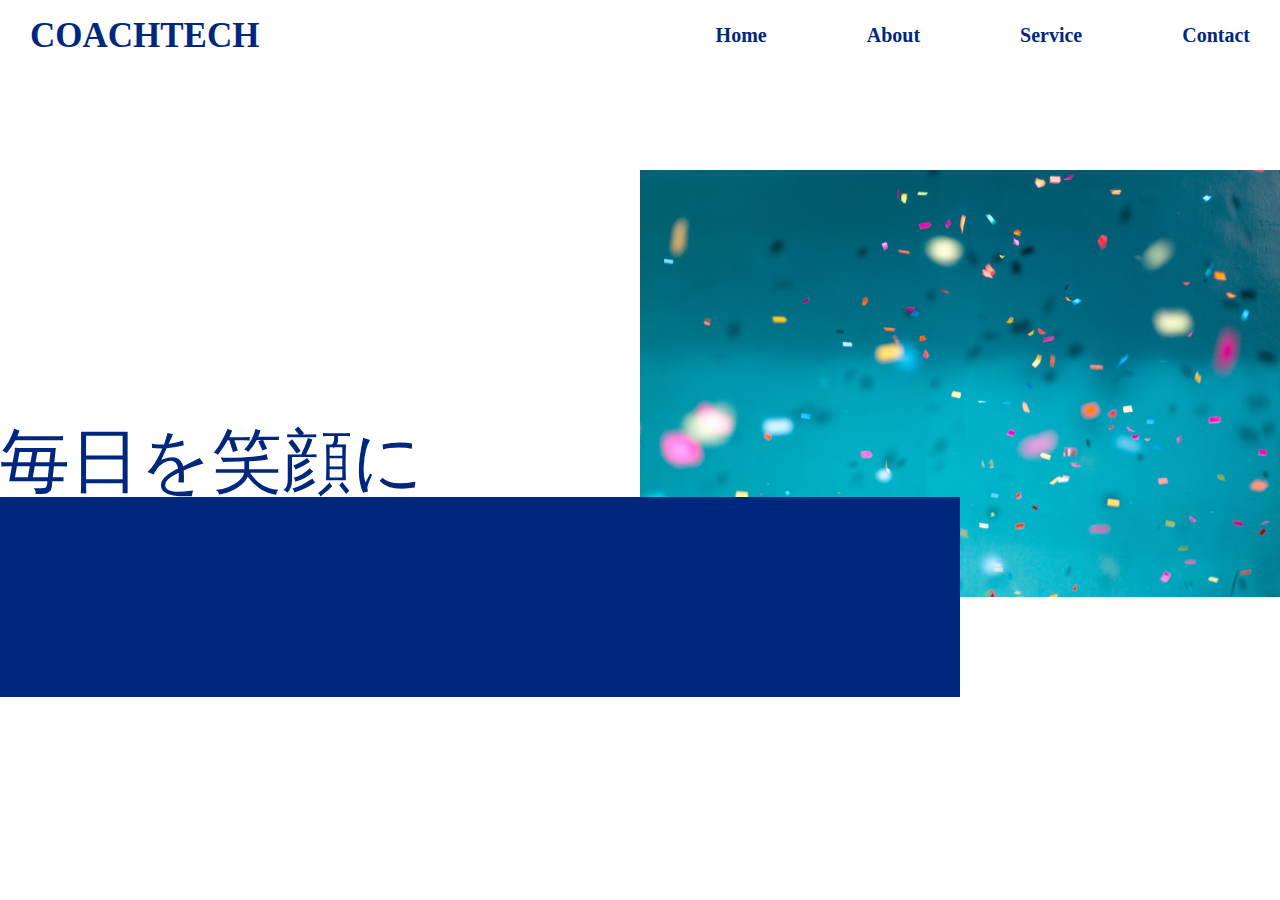
<file: CSS/CSS_answer/index.html>
<!DOCTYPE html>
<html lang="ja">

<head>
  <meta charset="UTF-8">
  <meta name="viewport" content="width=device-width, initial-scale=1.0">
  <title>株式会社estra</title>
  <link rel="stylesheet" href="css/style.css">
</head>

<body>
  <header class="header">
    <h1 class="header-ttl">
      <a class="header-ttl-link" href="#">COACHTECH</a>
    </h1>
    <nav class="header-nav">
      <ul class="header-nav-list">
        <li class="header-nav-item"><a class="header-nav-item-link" href="#">Home</a></li>
        <li class="header-nav-item"><a class="header-nav-item-link" href="#">About</a></li>
        <li class="header-nav-item"><a class="header-nav-item-link" href="#">Service</a></li>
        <li class="header-nav-item"><a class="header-nav-item-link" href="#">Contact</a></li>
      </ul>
    </nav>
    <div class="hamburger-menu">
      <!-- <span class="line-top"></span>
      <span class="line-middle"></span>
      <span class="line-bottom"></span> -->
    </div>
  </header>
  <main>
    <div class="eyecatch">
      <div class="eyecatch-img-container">
        <img class="eyecatch-img" src="img/firstview.jpeg" alt="eyecatch" />
      </div>
      <div class="bg-blue"></div>
      <p class="catch-copy">毎日を笑顔に</p>
    </div>
  </main>
</body>

</html>
</file>
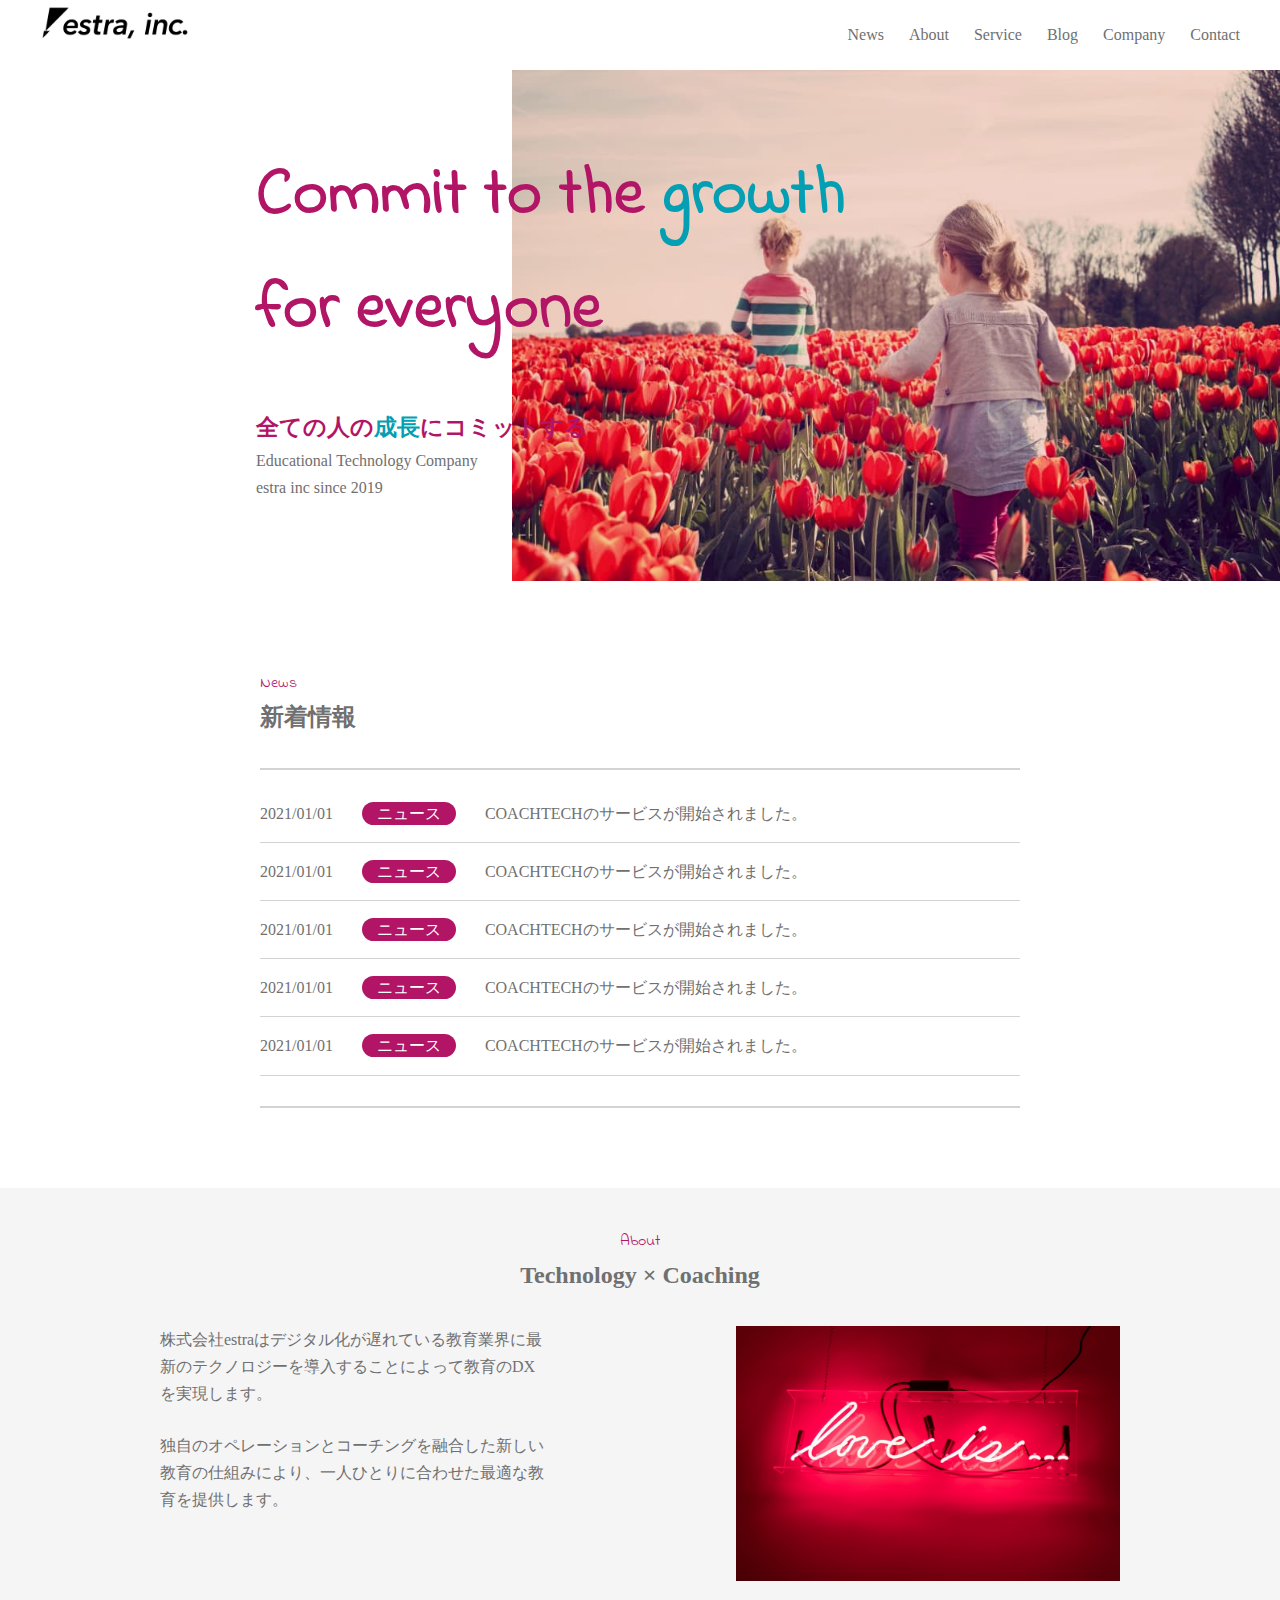
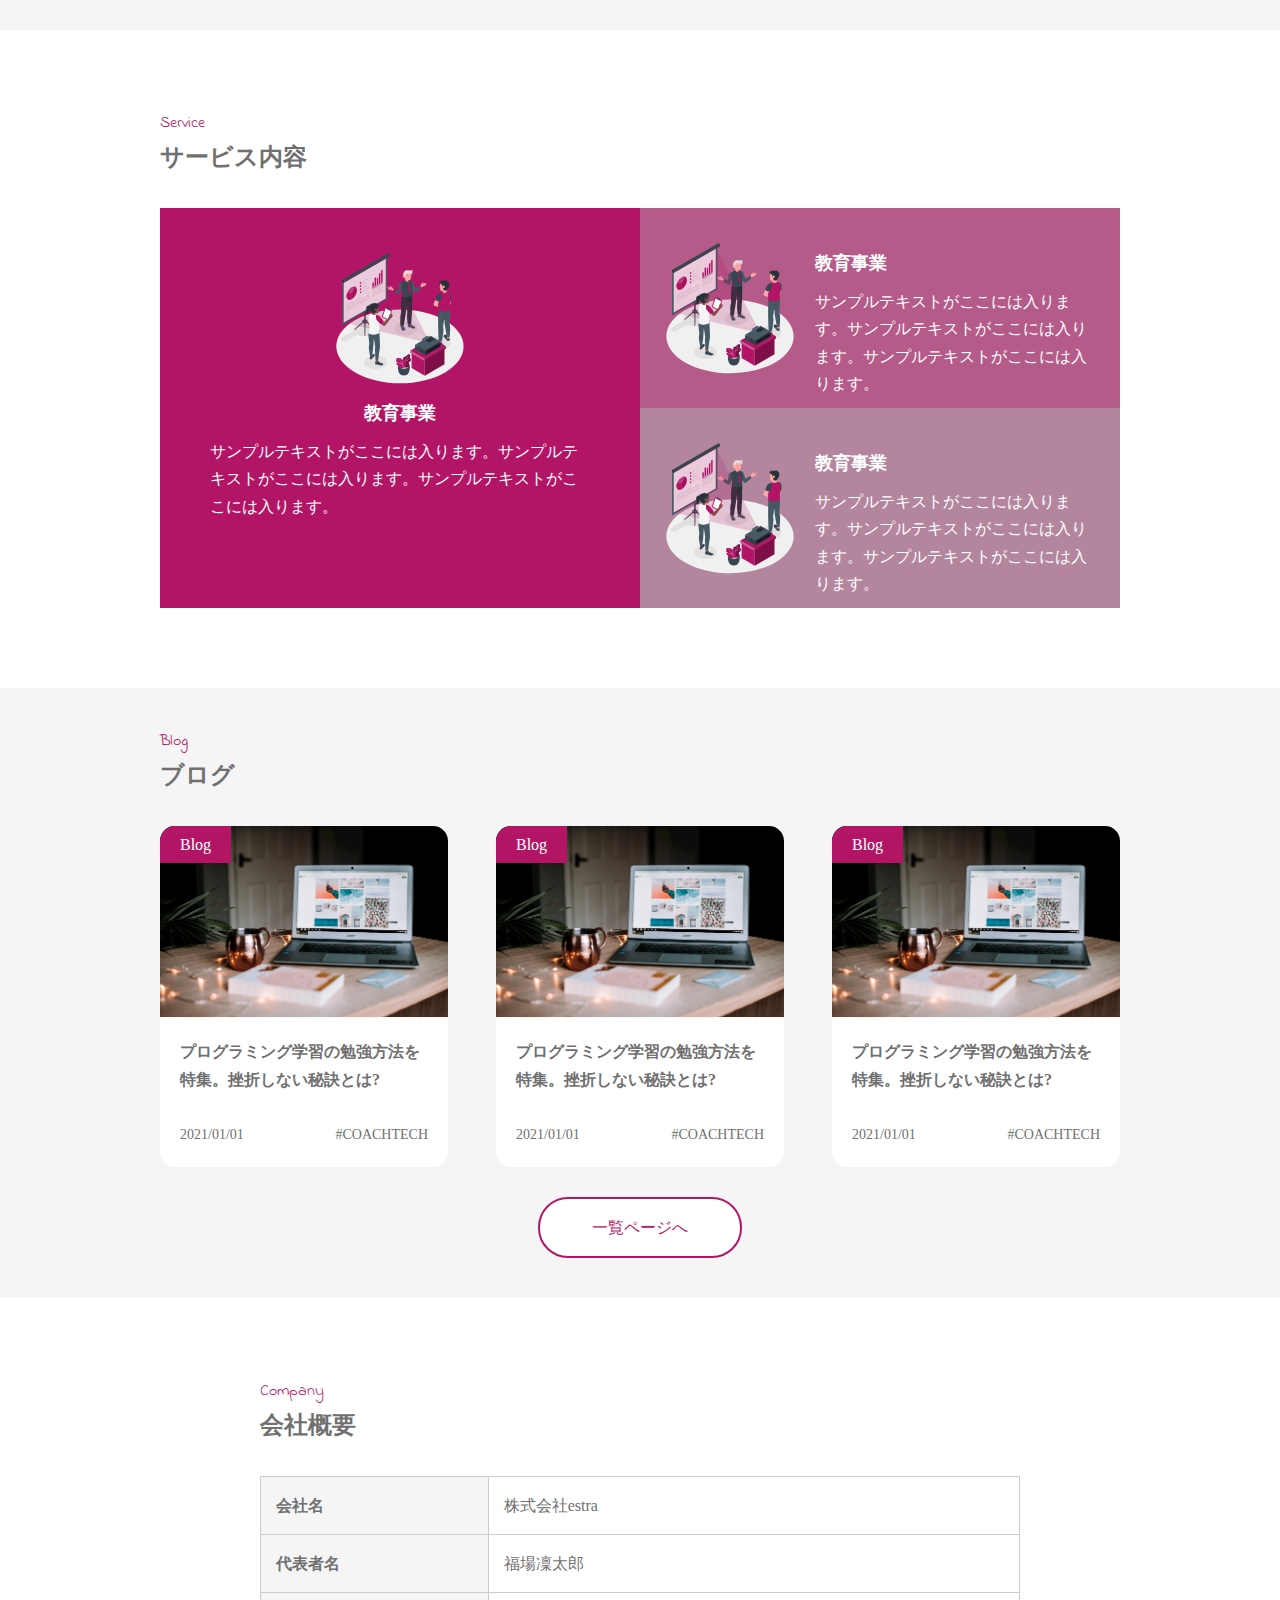
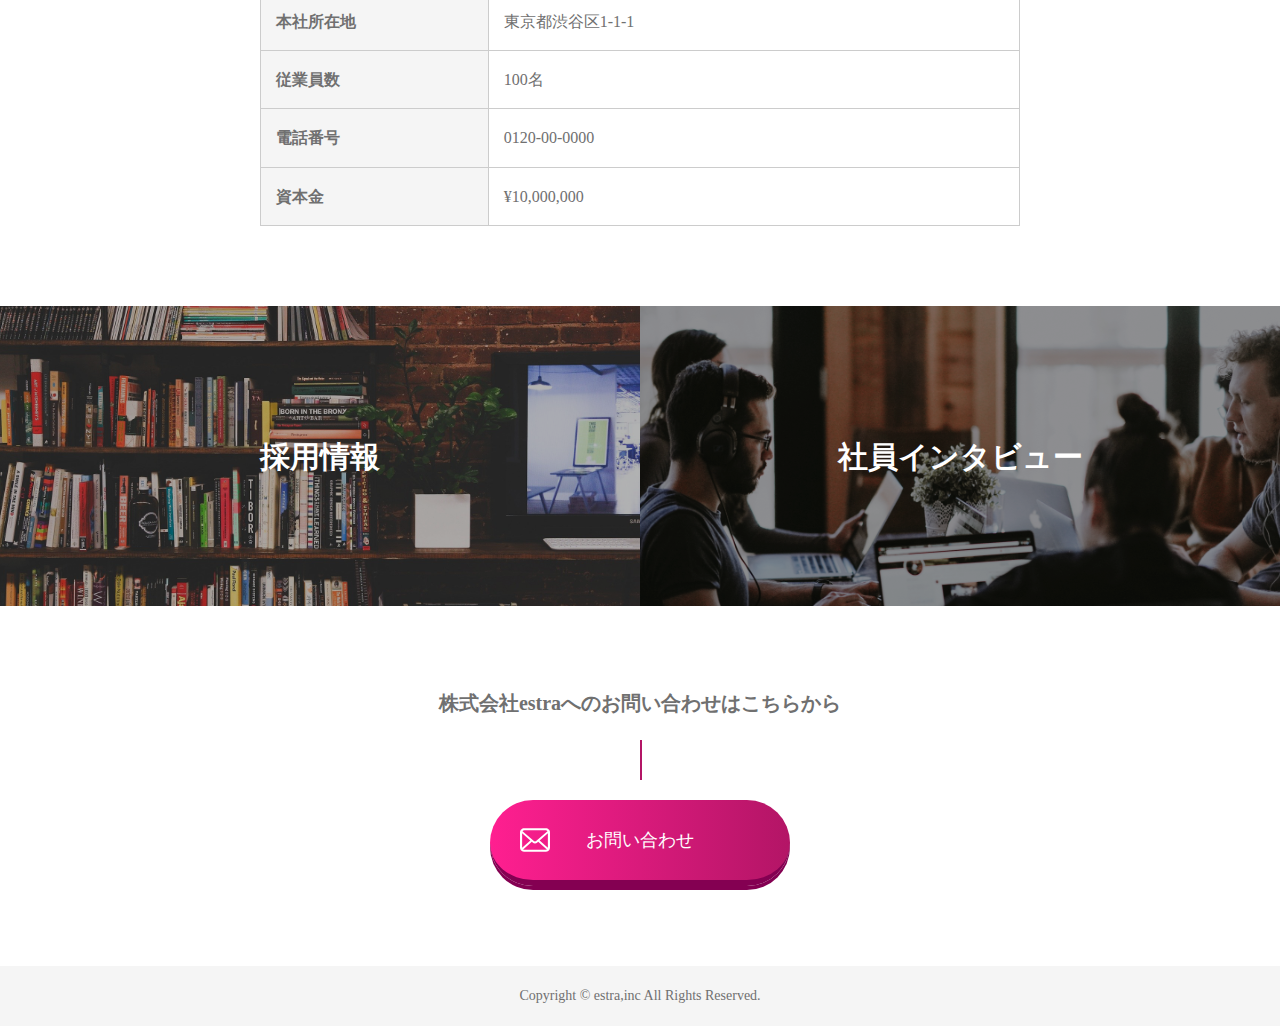
<file: LP/LP_answer/index.html>
<!DOCTYPE html>
<html lang="jp">
<head>
    <meta charset="UTF-8">
    <meta name="viewport" content="width=device-width, initial-scale=1.0">
    <link rel="stylesheet" href="css/reset.css">
    <link rel="stylesheet" href="css/style.css">
    <title>CSS演習問題</title>
    <link rel="preconnect" href="https://fonts.gstatic.com">
    <link href="https://fonts.googleapis.com/css2?family=Indie+Flower&display=swap" rel="stylesheet">
</head>
<body>
    <header class="header flex__item">
        <div class="header__logo">
            <img src="img/estra_logo.png" alt="">
        </div>
        <nav class="header__nav">
            <ul class="header__nav-list flex__item">
                <li>
                    <a href="" class="header__nav-list-link">News</a>
                </li>
                <li>
                    <a href="" class="header__nav-list-link">About</a>
                </li>
                <li>
                    <a href="" class="header__nav-list-link">Service</a>
                </li>
                <li>
                    <a href="" class="header__nav-list-link">Blog</a>
                </li>
                <li>
                    <a href="" class="header__nav-list-link">Company</a>
                </li>
                <li>
                    <a href="" class="header__nav-list-link">Contact</a>
                </li>
            </ul>
        </nav>
    </header>
    <main>
        <div class="firstview">
            <div class="firstview__eyecatch"><img src="img/firstview.jpg" alt=""></div>
            <div class="firstview__content">
                <h1 class="firstview__content-eyecatch">
                    Commit to the <span class="change__clr">growth</span><br>for everyone
                </h1>
                <p class="firstview__content-sub-copy">全ての人の<span class="change__clr">成長</span>にコミットする</p>
                <p class="firstview__content-txt">Educational Technology Company<br>estra inc since 2019</p>
            </div>
        </div>

        <div id="news" class="small-container">
            <p class="common__sub-ttl">News</p>
            <h2 class="common__ttl">新着情報</h2>
            <ul class="news__list">
                <li>
                    <a class="news__list-link" href="">
                        <span class="news__list-data">2021/01/01</span>
                        <span class="news__list-cat">ニュース</span>
                        <span class="news__list-detail">COACHTECHのサービスが開始されました。</span>
                    </a>
                </li>
                <li>
                    <a class="news__list-link" href="">
                        <span class="news__list-data">2021/01/01</span>
                        <span class="news__list-cat">ニュース</span>
                        <span class="news__list-detail">COACHTECHのサービスが開始されました。</span>
                    </a>
                </li>
                <li>
                    <a class="news__list-link" href="">
                        <span class="news__list-data">2021/01/01</span>
                        <span class="news__list-cat">ニュース</span>
                        <span class="news__list-detail">COACHTECHのサービスが開始されました。</span>
                    </a>
                </li>
                <li>
                    <a class="news__list-link" href="">
                        <span class="news__list-data">2021/01/01</span>
                        <span class="news__list-cat">ニュース</span>
                        <span class="news__list-detail">COACHTECHのサービスが開始されました。</span>
                    </a>
                </li>
                <li>
                    <a class="news__list-link" href="">
                        <span class="news__list-data">2021/01/01</span>
                        <span class="news__list-cat">ニュース</span>
                        <span class="news__list-detail">COACHTECHのサービスが開始されました。</span>
                    </a>
                </li>
            </ul>
        </div>

        <div id="about">
            <div class="container">
                <p class="common__sub-ttl">About</p>
                <h2 class="common__ttl">Technology × Coaching</h2>
                <div class="flex__item about__item">
                    <p class="about__item-txt"><span>株式会社estraはデジタル化が遅れている教育業界に最新のテクノロジーを導入することによって教育のDXを実現します。</span>独自のオペレーションとコーチングを融合した新しい教育の仕組みにより、一人ひとりに合わせた最適な教育を提供します。</p>
                    <div class="about__item-img"><img src="img/about.jpg" alt=""></div>
                </div>
            </div>
        </div>

        <div id="service" class="container">
            <p class="common__sub-ttl">Service</p>
            <h2 class="common__ttl">サービス内容</h2>
            <div class="service-wrap">
                <div class="service-wrap__item--first">
                    <img src="img/service__first.svg" alt="">
                    <h3 class="service-wrap__item-content-ttl">教育事業</h3>
                    <p>サンプルテキストがここには入ります。サンプルテキストがここには入ります。サンプルテキストがここには入ります。</p>
                </div>
                <div class="service-wrap__item service-wrap__item--second">
                    <img src="img/service__first.svg" alt="">
                    <div class="service-wrap__item-content">
                        <h3 class="service-wrap__item-content-ttl">教育事業</h3>
                        <p>サンプルテキストがここには入ります。サンプルテキストがここには入ります。サンプルテキストがここには入ります。</p>
                    </div>
                </div>
                <div class="service-wrap__item service-wrap__item--third">
                    <img src="img/service__first.svg" alt="">
                    <div class="service-wrap__item-content">
                        <h3 class="service-wrap__item-content-ttl">教育事業</h3>
                        <p>サンプルテキストがここには入ります。サンプルテキストがここには入ります。サンプルテキストがここには入ります。</p>
                    </div>
                </div>
            </div>
        </div>

        <div id="blog">
            <div class="container">
                <p class="common__sub-ttl">Blog</p>
                <h2 class="common__ttl">ブログ</h2>
                <div class="flex__item blog-wrap">
                    <a class="blog-wrap__item" href="">
                        <img src="img/blog__first.jpg" alt="" class="blog-wrap__item-eyecatch">
                        <span class="blog-wrap__item-cat">Blog</span>

                        <div class="blog-wrap__item-content">
                            <h3 class="blog-wrap__item-content-ttl">プログラミング学習の勉強方法を特集。挫折しない秘訣とは?</h3>
                            <ul class="flex__item">
                                <li class="blog-wrap__item-content-tag">2021/01/01</li>
                                <li class="blog-wrap__item-content-tag">#COACHTECH</li>
                            </ul>
                        </div>
                    </a>
                    <a class="blog-wrap__item" href="">
                        <img src="img/blog__first.jpg" alt="" class="blog-wrap__item-eyecatch">
                        <span class="blog-wrap__item-cat">Blog</span>
                    
                        <div class="blog-wrap__item-content">
                            <h3 class="blog-wrap__item-content-ttl">プログラミング学習の勉強方法を特集。挫折しない秘訣とは?</h3>
                            <ul class="flex__item">
                                <li class="blog-wrap__item-content-tag">2021/01/01</li>
                                <li class="blog-wrap__item-content-tag">#COACHTECH</li>
                            </ul>
                        </div>
                    </a>
                    <a class="blog-wrap__item" href="">
                        <img src="img/blog__first.jpg" alt="" class="blog-wrap__item-eyecatch">
                        <span class="blog-wrap__item-cat">Blog</span>
                    
                        <div class="blog-wrap__item-content">
                            <h3 class="blog-wrap__item-content-ttl">プログラミング学習の勉強方法を特集。挫折しない秘訣とは?</h3>
                            <ul class="flex__item">
                                <li class="blog-wrap__item-content-tag">2021/01/01</li>
                                <li class="blog-wrap__item-content-tag">#COACHTECH</li>
                            </ul>
                        </div>
                    </a>
                    
                </div>
                <a href="" class="blog__link">一覧ページへ</a>
            </div>
        </div>

        <div id="company" class="small-container">
            <p class="common__sub-ttl txt__ctr">Company</p>
            <h2 class="common__ttl txt__ctr">会社概要</h2>
            <table class="company-table">
                <tr>
                    <th class="company-table__th">会社名</th>
                    <td class="company-table__td">株式会社estra</td>
                </tr>
                <tr>
                    <th class="company-table__th">代表者名</th>
                    <td class="company-table__td">福場凜太郎</td>
                </tr>
                <tr>
                    <th class="company-table__th">本社所在地</th>
                    <td class="company-table__td">東京都渋谷区1-1-1</td>
                </tr>
                <tr>
                    <th class="company-table__th">従業員数</th>
                    <td class="company-table__td">100名</td>
                </tr>
                <tr>
                    <th class="company-table__th">電話番号</th>
                    <td class="company-table__td">0120-00-0000</td>
                </tr>
                <tr>
                    <th class="company-table__th">資本金</th>
                    <td class="company-table__td">¥10,000,000</td>
                </tr>
            </table>
        </div>

        <div id="recruit">
            <div class="flex__item">
                <a class="recruit__item recruit__item--first" href="">
                    <h2 class="recruit__item-ttl">採用情報</h2>
                </a>
                <a class="recruit__item recruit__item--second" href="">
                    <h2 class="recruit__item-ttl">社員インタビュー</h2>
                </a>
            </div>
        </div>

        <div id="contact">
            <h2 class="contact__ttl">株式会社estraへのお問い合わせはこちらから</h2>
            <a href="" class="contact__btn">お問い合わせ</a>
        </div>
    </main>
    <footer class="footer">
        <p>Copyright © estra,inc All Rights Reserved.</p>
    </footer>
</body>
</html>
</file>
<file: CSS/CSS_answer/css/style.css>
html, body, div, span, object, iframe,
h1, h2, h3, h4, h5, h6, p, blockquote, pre,
abbr, address, cite, code,
del, dfn, em, img, ins, kbd, q, samp,
small, strong, sub, sup, var,
b, i,
dl, dt, dd, ol, ul, li,
fieldset, form, label, legend,
table, caption, tbody, tfoot, thead, tr, th, td,
article, aside, canvas, details, figcaption, figure,
footer, header, hgroup, menu, nav, section, summary,
time, mark, audio, video {
  margin:0;
  padding:0;
  border:0;
  outline:0;
  font-size:100%;
  vertical-align:baseline;
  background:transparent;
}

body {
  line-height:1;
}

article,aside,details,figcaption,figure,
footer,header,hgroup,menu,nav,section {
  display:block;
}

nav ul {
  list-style:none;
}

blockquote, q {
  quotes:none;
}

blockquote:before, blockquote:after,
q:before, q:after {
  content:'';
  content:none;
}

a {
  margin:0;
  padding:0;
  font-size:100%;
  vertical-align:baseline;
  background:transparent;
}

/* change colours to suit your needs */
ins {
  background-color:#ff9;
  color:#000;
  text-decoration:none;
}

/* change colours to suit your needs */
mark {
  background-color:#ff9;
  color:#000;
  font-style:italic;
  font-weight:bold;
}

del {
  text-decoration: line-through;
}

abbr[title], dfn[title] {
  border-bottom:1px dotted;
  cursor:help;
}

table {
  border-collapse:collapse;
  border-spacing:0;
}

/* change border colour to suit your needs */
hr {
  display:block;
  height:1px;
  border:0;
  border-top:1px solid #cccccc;
  margin:1em 0;
  padding:0;
}

input, select {
  vertical-align:middle;
}

.header {
  display: flex;
  justify-content: space-between;
  align-items: center;
  height: 70px;
  padding: 0 30px;
}

.header-ttl {
  font-size: 35px;
}

.header-ttl-link {
  text-decoration: none;
  color: #00277e;
}

.header-nav-list {
  display: flex;
  justify-content: space-between;
  font-weight: bold;
}

.header-nav-item {
  list-style: none;
  font-size: 20px;
}

.header-nav-item:not(:last-of-type){
  margin-right: 100px;
}

.header-nav-item-link {
  text-decoration: none;
  color: #00277e;
}

.eyecatch {
  position: relative;
}

.eyecatch-img-container {
  width: 50%;
  margin: 100px 0 0 auto;
}

.eyecatch-img {
  width: 100%;
  height: 100%;
  display: block;
}

.bg-blue {
  background: #00277e;
  width: 75%;
  height: 200px;
  position: absolute;
  bottom: -100px;
}

.catch-copy {
  position: absolute;
  bottom: 100px;
  font-size: 70px;
  color: #00277e;
}

.hamburger-menu {
  display: none;
}

@media screen and (max-width: 768px) {
  .header-nav {
    display: none;
  }

  .hamburger-menu {
    position: absolute;
    top: 0;
    right: 0;
    display: block;
    width: 35px;
    height: 35px;
  }

  .line-top,
  .line-middle,
  .line-bottom {
    display: block;
    width: 35px;
    height: 3px;
    background-color: #00277e;
    position: absolute;
    right: 30px;
    top: 35px;
  }

  .line-top {
    transform: translateY(-10px);
  }

  .line-bottom {
    transform: translateY(10px);
  }

  .eyecatch {
    height: calc(100vh - 70px);
  }

  .eyecatch-img-container {
    margin: 0 0 0 10%;
    width: 90%;
  }

  .bg-blue {
    width: 90%;
    bottom: 0;
  }

  .catch-copy {
    bottom: 50%;
    font-size: 55px;
    width: 100%;
    text-align: center;
  }
}
</file>
<file: LP/LP_answer/css/style.css>
img {
  width: 100%;
  height: auto;
}

a {
  color: #707070;
  text-decoration: none;
}

li {
  list-style: none;
}

body {
  color: #707070;
  line-height: 1.7;
}

.flex__item {
  display: flex;
  justify-content: space-between;
}

.container {
  max-width: 960px;
  margin: 0 auto;
}

.small-container {
  max-width: 760px;
  margin: 80px auto 0;
}

.common__ttl {
  font-size: 24px;
  font-weight: bold;
  position: relative;
}

.common__sub-ttl {
  font-size: 16px;
  font-family: "Indie Flower", cursive;
  color: #b31566;
}

/*--------------------- header--------------------- */

.header {
  height: 70px;
  line-height: 70px;
}

.header__logo {
  width: 150px;
  margin-left: 40px;
}

.header__nav {
  margin-right: 40px;
}

.header__nav-list li {
  margin-right: 25px;
}

.header__nav-list li:last-child {
  margin-right: 0;
}

.header__nav-list-link {
  height: 70px;
  display: inline-block;
}

/*--------------------- firstview--------------------- */

.firstview {
  position: relative;
}

.firstview__eyecatch {
  margin-left: 40%;
}

.firstview__content {
  position: absolute;
  top: 70px;
  left: 20%;
}

.firstview__content-eyecatch {
  font-family: "Indie Flower", cursive;
  color: #b31566;
  font-size: 67px;
}

.change__clr {
  color: #049fb3;
}

.firstview__content-sub-copy {
  font-size: 23px;
  color: #b31566;
  margin-top: 40px;
  font-weight: bold;
}

.listfirstview__content-txt {
  margin-top: 40px;
}

/*--------------------- news--------------------- */

.news__list {
  margin-top: 30px;
  padding: 15px 0 30px;
  border-top: 2px solid #d3d3d3;
  border-bottom: 2px solid #d3d3d3;
}

.news__list-link {
  padding: 15px 0;
  border-bottom: 1px solid #d3d3d3;
  display: block;
  transition: 0.4s;
}

.news__list-link:hover {
  border-bottom: 1px solid #b31566;
  transition: 0.4s;
}

.news__list-cat {
  color: #fff;
  background: #b31566;
  padding: 3px 15px;
  border-radius: 15px;
  margin: 0 25px;
}

/*---------------------about--------------------- */

#about {
  background: #f5f5f5;
  padding: 40px 0;
  margin-top: 80px;
}

#about .common__sub-ttl,
#about .common__ttl {
  text-align: center;
}

.about__item {
  margin-top: 30px;
}

.about__item-txt {
  width: 40%;
}

.about__item-img {
  width: 40%;
}

.about__item-txt span {
  margin-bottom: 25px;
  display: block;
}

/*--------------------- service--------------------- */

#service {
  margin-top: 80px;
}

.service-wrap {
  display: grid;
  grid-template-rows: 200px 200px;
  grid-template-columns: 1fr 1fr;
  color: #fff;
  margin-top: 30px;
}

.service-wrap__item-content {
  margin-left: 15px;
}

.service-wrap__item img,
.service-wrap__item--first img {
  width: 140px;
  display: inline-block;
}

.service-wrap__item--first {
  grid-column: 1/2;
  grid-row: 1/3;
  background: #b31566;
  padding: 40px 50px;
}

.service-wrap__item--first img {
  margin: 0 auto;
  display: block;
}

.service-wrap__item--first .service-wrap__item-content-ttl {
  text-align: center;
}

.service-wrap__item--second {
  grid-column: 2/3;
  grid-row: 1/2;
  background: #b45b89;
  padding: 30px 20px;
}

.service-wrap__item--third {
  grid-column: 2/3;
  grid-row: 2/3;
  background: #b4869d;
  padding: 30px 20px;
}

.grid-item__first-ttl {
  text-align: center;
  margin: 20px 0;
  font-size: 18px;
}

.service-wrap__item-content-ttl {
  margin: 10px 0;
  font-size: 18px;
}
.service-wrap__item {
  display: flex;
}

/*---------------------blog--------------------- */
#blog {
  margin-top: 80px;
  background: #f5f5f5;
  padding: 40px 0;
}
.blog-wrap {
  margin-top: 30px;
}

.blog-wrap__item {
  width: 30%;
  position: relative;
  display: block;
}

.blog-wrap__item-content {
  background: #fff;
  border-radius: 0 0 15px 15px;
  padding: 20px;
  margin-top: -7px;
}

.blog-wrap__item-eyecatch {
  border-radius: 15px 15px 0 0;
}

.blog-wrap__item-cat {
  position: absolute;
  top: 0;
  left: 0;
  background: #b31566;
  color: #fff;
  border-radius: 15px 0 0 0;
  padding: 5px 20px;
}

.blog-wrap__item-content-tag {
  font-size: 14px;
  margin-top: 30px;
}

.blog__link {
  display: block;
  margin: 30px auto 0;
  width: 200px;
  text-align: center;
  padding: 15px 0;
  background: #fff;
  border: 2px solid #b31566;
  border-radius: 30px;
  color: #b31566;
  transition: 0.4s;
}

.blog__link:hover {
  background-color: #b31566;
  color: #fff;
  transition: 0.4s;
}

/*---------------------company--------------------- */

.company-table {
  width: 100%;
  text-align: left;
  margin-top: 30px;
}

.company-table__th {
  padding: 15px 0 15px 15px;
  width: 30%;
  text-align: left;
  background: #f5f5f5;
  border: 1px solid #ccc;
}

.company-table__td {
  padding: 15px 0 15px 15px;
  width: 70%;
  border: 1px solid #ccc;
}

/*---------------------recruit--------------------- */

#recruit {
  margin-top: 80px;
}

.recruit__item {
  height: 300px;
  position: relative;
  width: 50%;
  display: block;
  transition: 0.4s;
}

.recruit__item:hover {
  filter: grayscale(1);
  transition: 0.4s;
}

.recruit__item--first {
  background: url(../img/recruit.png) no-repeat;
  background-size: cover;
}

.recruit__item--second {
  background: url(../img/interview.png) no-repeat;
  background-size: cover;
}

.recruit__item-ttl {
  position: absolute;
  top: 50%;
  left: 50%;
  transform: translate(-50%, -50%);
  color: #fff;
  font-size: 30px;
}

/*---------------------contact--------------------- */

#contact {
  margin-top: 80px;
}

.contact__ttl {
  text-align: center;
  position: relative;
  padding-bottom: 80px;
  font-size: 20px;
}

.contact__ttl::before {
  position: absolute;
  bottom: 20px;
  left: 50%;
  height: 40px;
  width: 2px;
  content: "";
  background: #b31566;
}

.contact__btn {
  width: 300px;
  display: block;
  padding: 25px 0 25px;
  margin: 0 auto;
  background: linear-gradient(90deg, #ff1f90, #b31566);
  border-radius: 50px;
  text-align: center;
  box-shadow: 0 4px 0 #840052;
  color: #fff;
  font-size: 18px;
  border-bottom: 6px solid #840052;
  transition: 0.4s;
  position: relative;
}

.contact__btn::after {
  position: absolute;
  left: 30px;
  top: 50%;
  transform: translate(0, -50%);
  content: "";
  width: 30px;
  height: 30px;
  background: url(../img/mailicon.svg) no-repeat;
  -webkit-transform: translate(0, -50%);
  -moz-transform: translate(0, -50%);
  -ms-transform: translate(0, -50%);
  -o-transform: translate(0, -50%);
}

.footer {
  text-align: center;
  height: 60px;
  line-height: 60px;
  font-size: 14px;
  margin-top: 80px;
  background: #f5f5f5;
}
</file>
